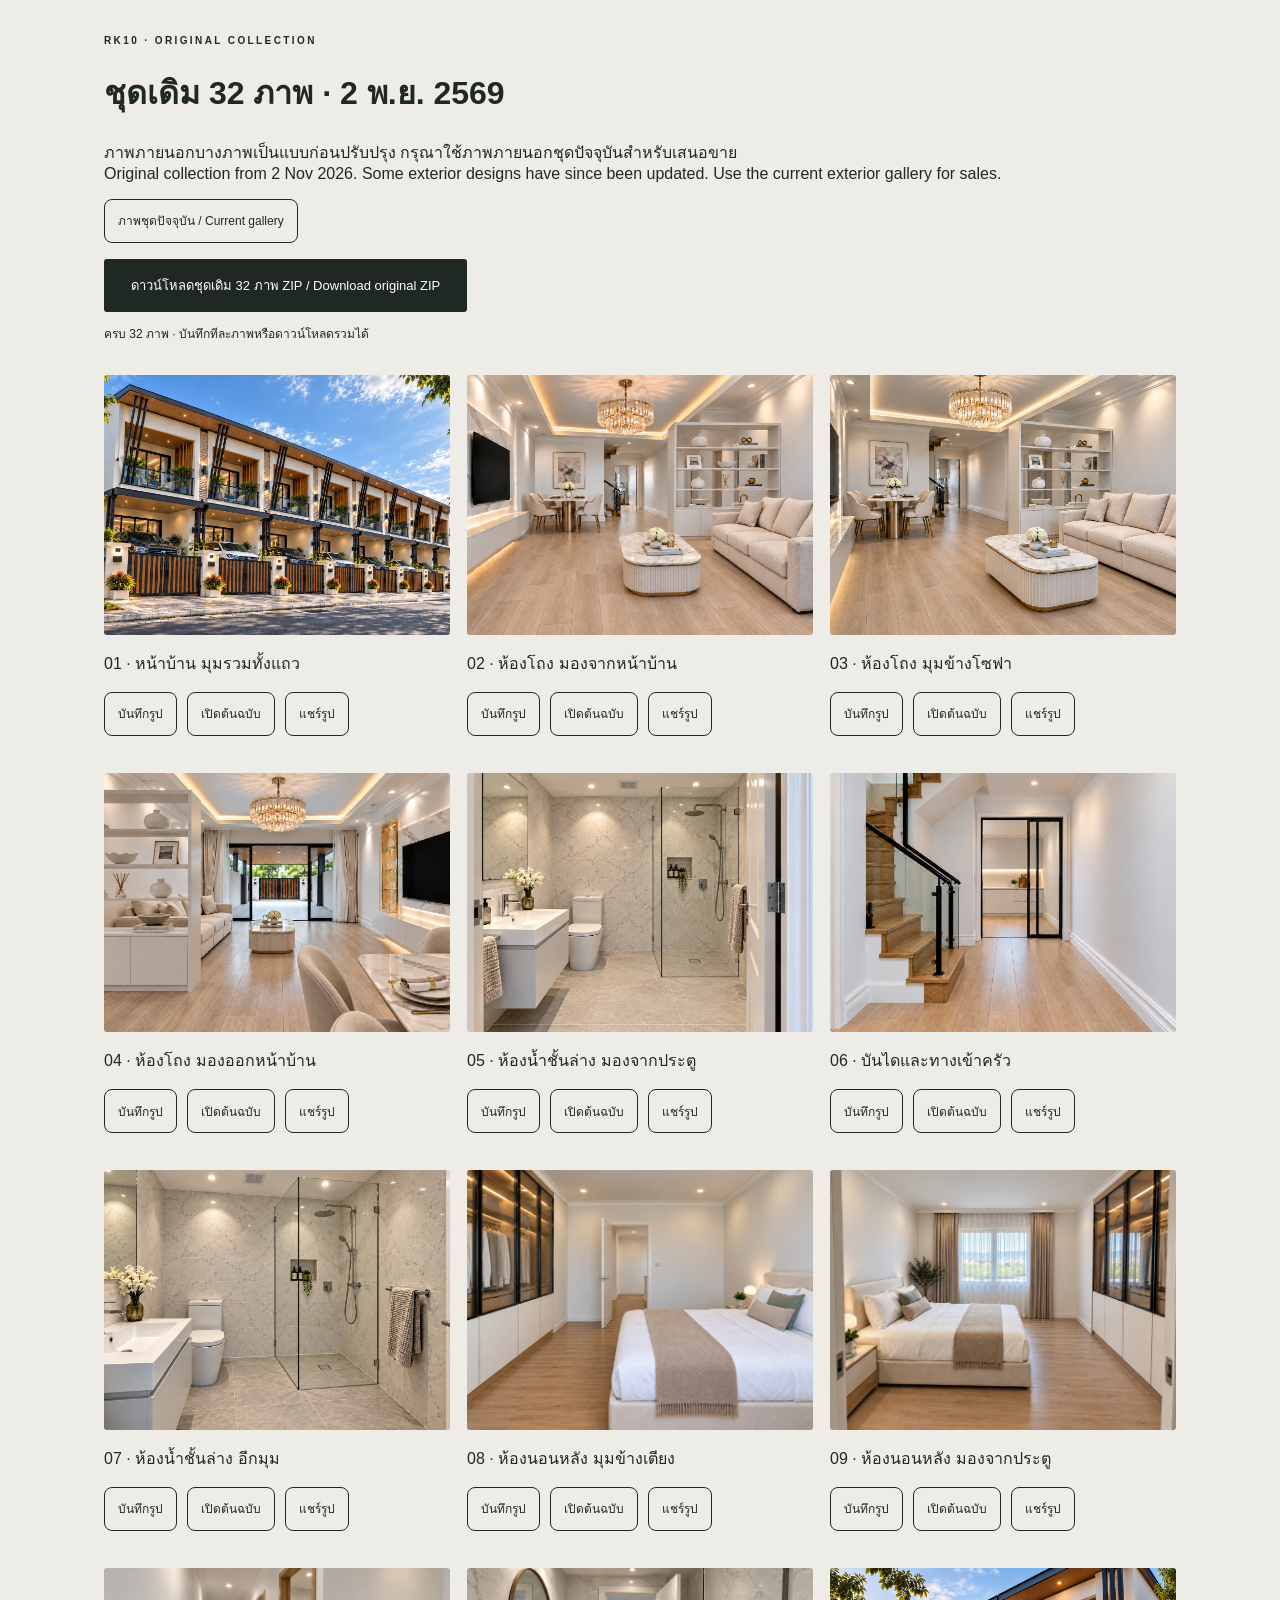
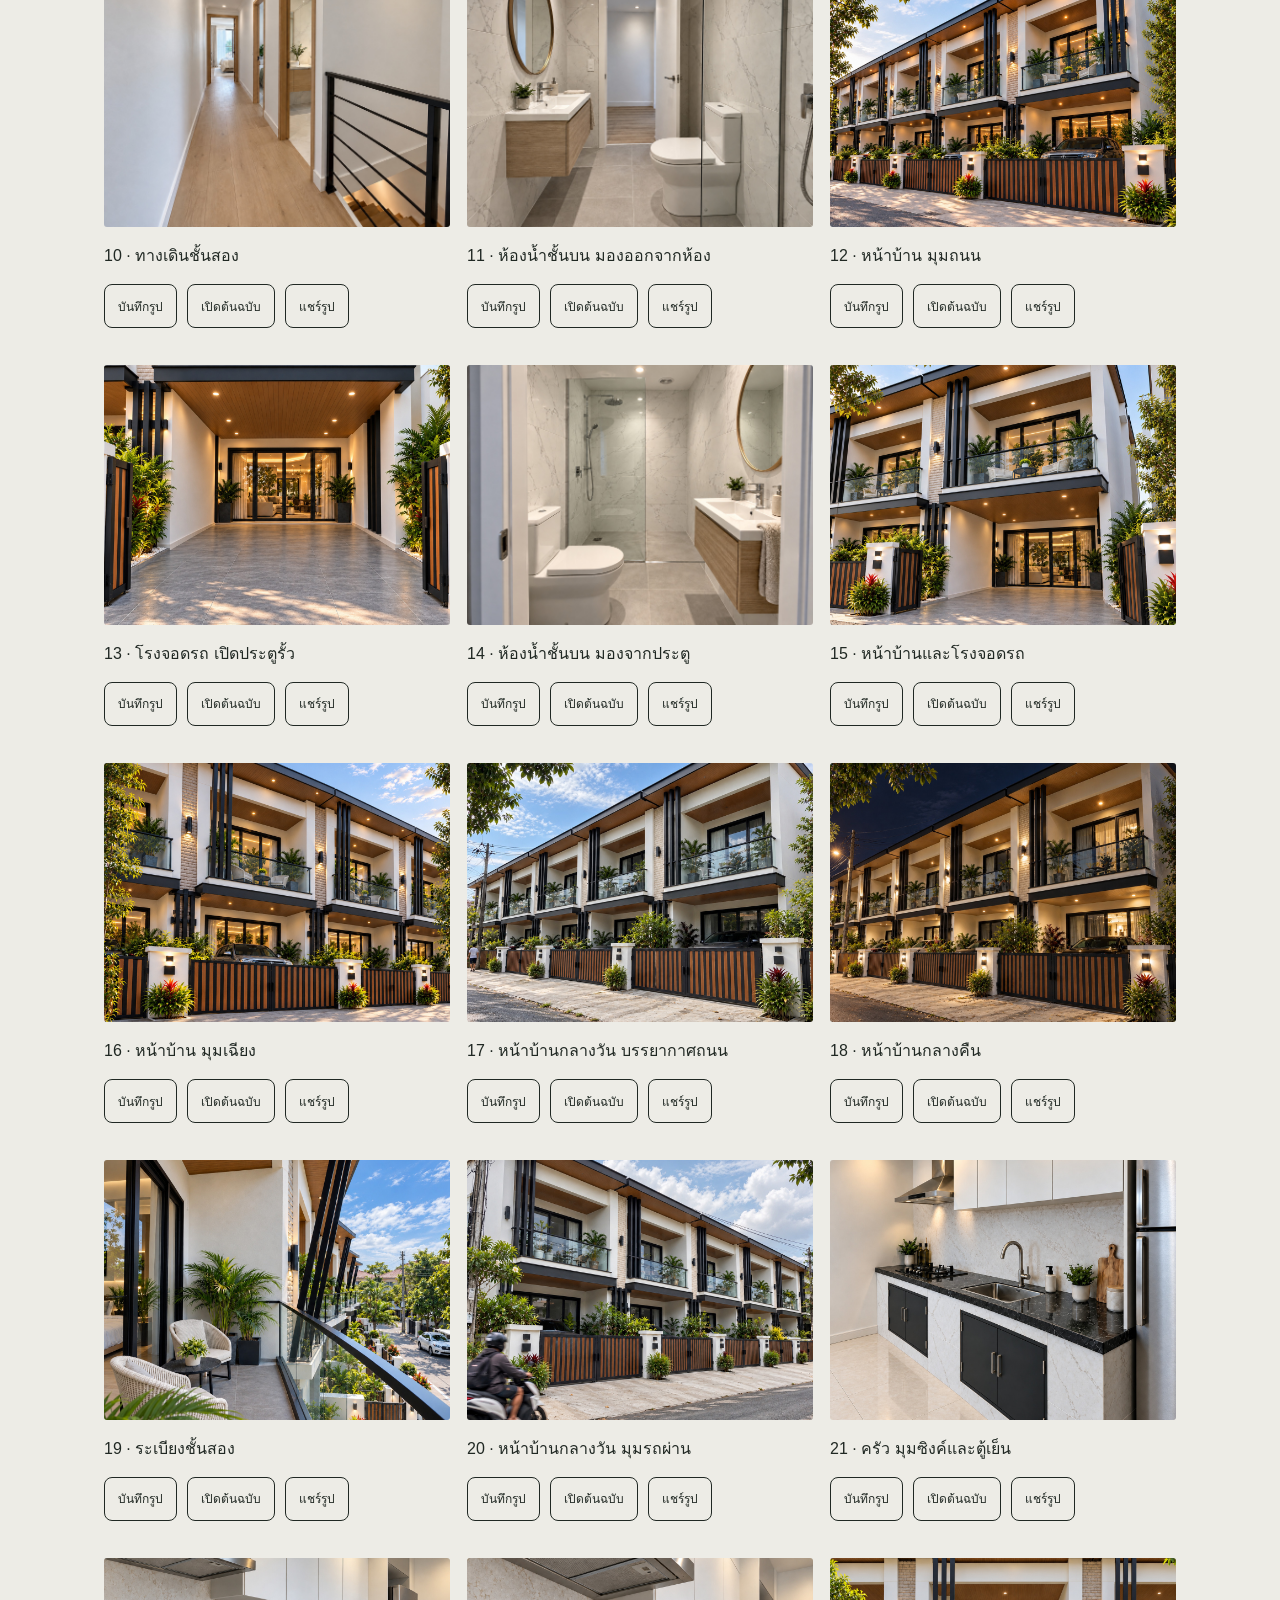
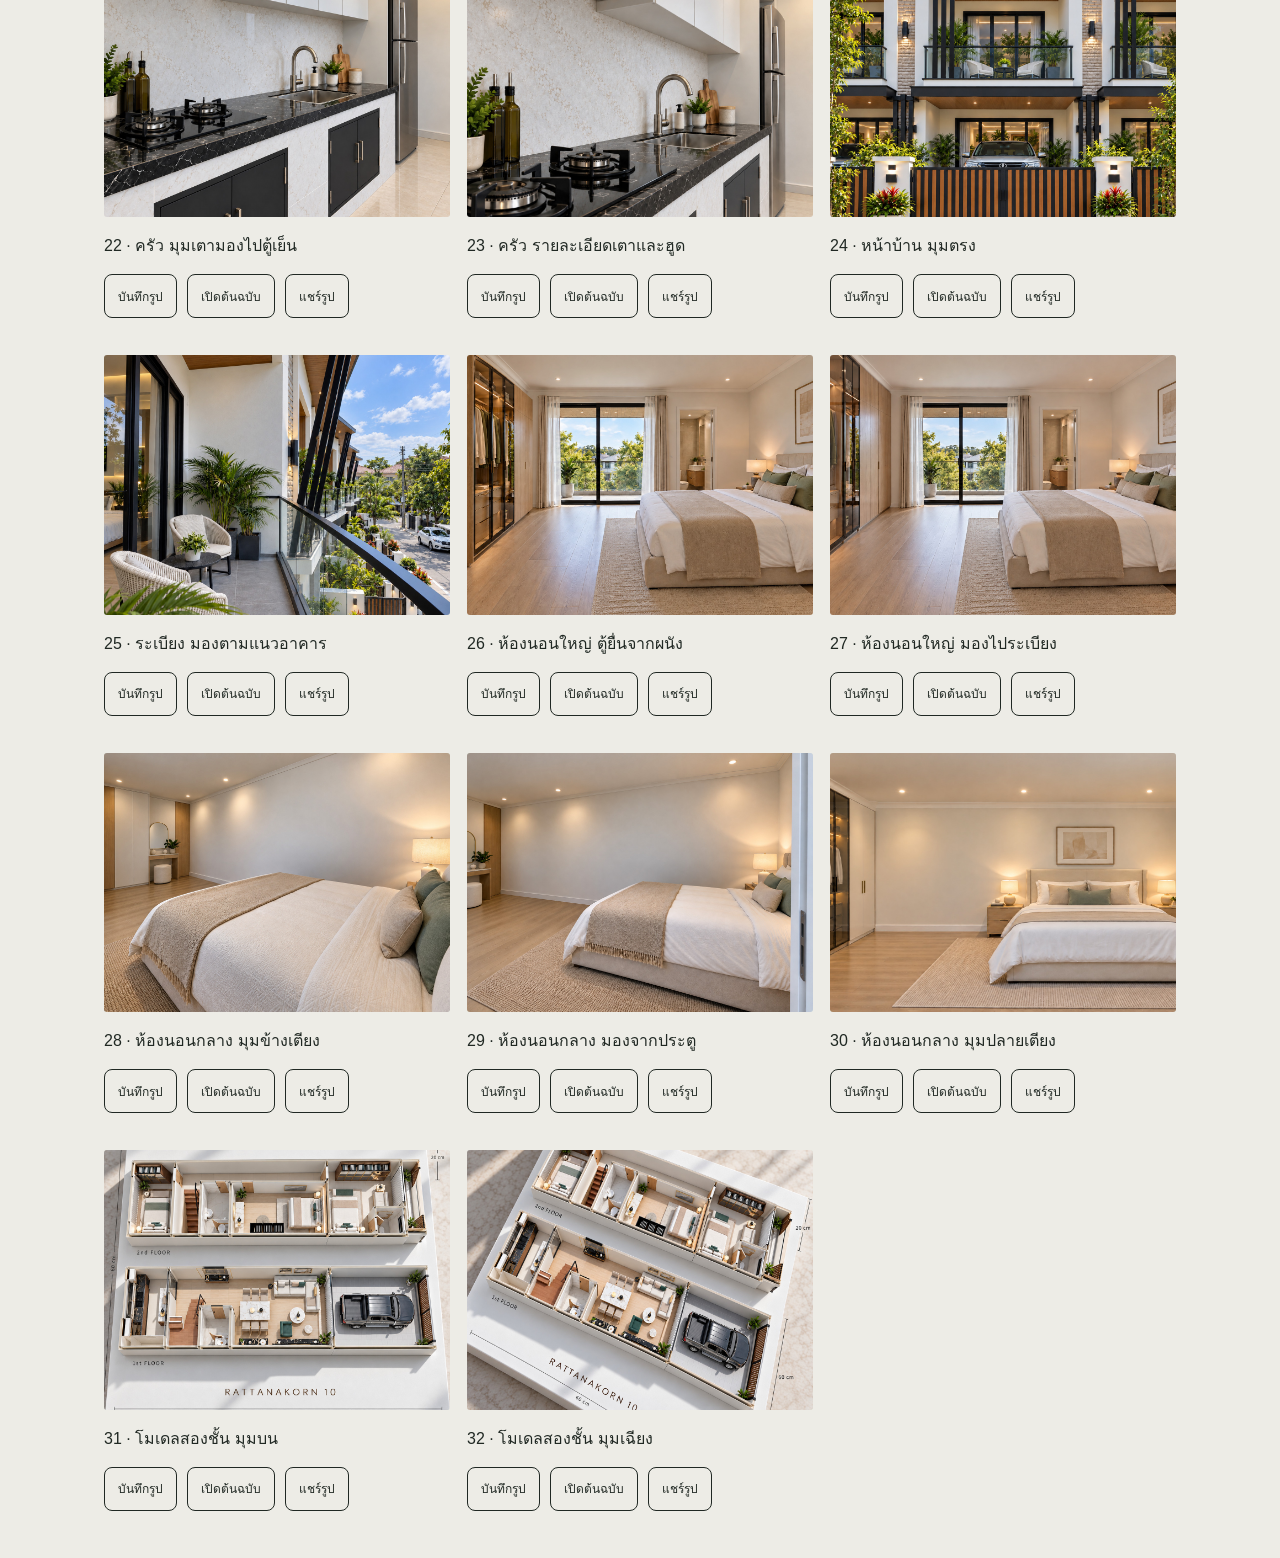
<file: archive.html>
<!doctype html><html lang="th"><head><meta charset="utf-8"><meta name="viewport" content="width=device-width,initial-scale=1"><meta name="robots" content="noindex"><title>RK10 · ชุดเดิม 32 ภาพ · 2 พ.ย. 2569</title><link rel="stylesheet" href="experience.css?v=media-20261110"></head><body><main class="archive"><p class="eyebrow">RK10 · ORIGINAL COLLECTION</p><h1>ชุดเดิม 32 ภาพ · 2 พ.ย. 2569</h1><p>ภาพภายนอกบางภาพเป็นแบบก่อนปรับปรุง กรุณาใช้ภาพภายนอกชุดปัจจุบันสำหรับเสนอขาย<br>Original collection from 2 Nov 2026. Some exterior designs have since been updated. Use the current exterior gallery for sales.</p><p><a class="media-link" href="./">ภาพชุดปัจจุบัน / Current gallery</a></p><button id="download-archive" class="button dark" type="button" disabled>ดาวน์โหลดชุดเดิม 32 ภาพ ZIP / Download original ZIP</button><p id="media-status" role="status" aria-live="polite">กำลังโหลดรายการภาพ… / Loading…</p><div id="archive-grid" class="photo-grid"></div></main><script src="media.js?v=media-20261110" defer></script><script src="archive.js?v=media-20261110" defer></script></body></html>
</file>
<file: experience.css>
:root{--paper:#edece6;--ink:#202823;--muted:#687168;--line:#cdd1c6;--accent:#53684c;--font:'DM Sans','Noto Sans Thai',sans-serif;color-scheme:light}*{box-sizing:border-box}html{scroll-behavior:smooth}body{margin:0;background:var(--paper);color:var(--ink);font-family:var(--font);-webkit-font-smoothing:antialiased}button,input{font:inherit}button{cursor:pointer}button,a,input{outline-offset:5px;-webkit-tap-highlight-color:transparent}button:focus-visible,a:focus-visible,input:focus-visible{outline:2px solid #9eae78}[hidden]{display:none!important}a{color:inherit}img{max-width:100%;display:block}.topbar{height:96px;position:absolute;z-index:10;top:0;left:0;right:0;padding:24px 4.5%;display:flex;justify-content:space-between;align-items:center}.brand{display:inline-flex;align-items:baseline;gap:1px;font-size:27px;line-height:1;font-weight:700;text-decoration:none;letter-spacing:-1.5px}.brand>span{font-weight:400;color:var(--accent)}.brand small{font-size:8px;letter-spacing:1.6px;font-weight:500;margin-left:14px;max-width:65px;line-height:1.5}.language{display:flex;align-items:center;gap:8px;font-size:11px;letter-spacing:1px}.language button{border:0;background:none;padding:9px 5px;color:inherit;font-size:11px;opacity:.45}.language button[aria-pressed=true]{opacity:1;font-weight:700}.language>span{opacity:.3}.screen{min-height:100svh}.welcome{padding:125px 4.5% 30px;display:flex;flex-direction:column;align-items:center}.intro-copy{text-align:center}.eyebrow{font-size:10px;font-weight:600;letter-spacing:2.4px;margin:0 0 17px}.greeting{font-weight:300;line-height:1.03;letter-spacing:-3px;display:flex;gap:26px;justify-content:center;align-items:baseline;margin:0 0 20px;font-size:clamp(44px,6vw,88px)}.greeting em{font-weight:400;font-style:normal;font-family:Georgia,serif;color:var(--accent)}.project-name{font-size:clamp(18px,2.1vw,26px);margin:0 0 10px;font-weight:500;letter-spacing:-.4px}.project-name span{font-weight:400;margin-left:7px}.tagline{margin:0;line-height:1.7;font-size:14px;color:var(--muted)}.tagline span{display:block}.tagline span[lang=en]{font-size:12px;letter-spacing:.3px}.welcome-photo{width:100%;max-width:1480px;margin:30px 0 0}.welcome-photo img{width:100%;height:auto;aspect-ratio:3/1;object-fit:contain;border-radius:3px}.welcome-photo figcaption{display:flex;justify-content:space-between;font-size:8px;letter-spacing:1.7px;padding-top:10px;color:var(--muted)}.welcome-footer{display:grid;grid-template-columns:1fr auto 1fr;align-items:center;width:100%;max-width:1480px;gap:24px;margin:27px 0 0}.step-label,.footer-note{font-size:10px;color:var(--muted)}.footer-note{text-align:right}.button{border:0;border-radius:3px;display:inline-flex;align-items:center;justify-content:space-between;gap:35px;padding:16px 27px;min-height:52px;transition:background .2s,transform .2s;font-size:13px;font-weight:500;text-decoration:none}.button.dark{background:var(--ink);color:#fff}.button.dark:hover{background:#3e503e;transform:translateY(-1px)}.button>span:last-child{font-size:19px}.reveal{opacity:0;transform:translateY(22px);animation:arrive .9s cubic-bezier(.2,.7,.2,1) forwards}.r0{animation-delay:.1s}.r1{animation-delay:.25s}.r2{animation-delay:.65s}.r3{animation-delay:1.1s}.r4{animation-delay:1.5s}@keyframes arrive{to{opacity:1;transform:translateY(0)}}
.registration{position:relative;padding:145px 6% 90px;color:#fff;display:flex;align-items:center;overflow:hidden;background:#29352c}.backdrops,.backdrop,.backdrop-shade{position:absolute;inset:0}.backdrop{background-position:center;background-size:cover;opacity:0;transition:opacity 3s ease;transform:scale(1.025)}.backdrop.active{opacity:1;animation:slowPan 18s ease-out both}.backdrop-shade{background:linear-gradient(90deg,rgba(15,24,19,.72),rgba(15,24,19,.42))}@keyframes slowPan{to{transform:scale(1.08)}}.back-button{position:absolute;top:110px;left:6%;z-index:2;border:0;background:none;color:inherit;padding:8px 0;font-size:12px;display:flex;gap:13px}.form-shell{position:relative;z-index:1;width:100%;max-width:1160px;margin:auto;display:grid;grid-template-columns:1fr 1fr;gap:9%;align-items:center}.form-intro .eyebrow{opacity:.75}.form-intro h1{font-size:clamp(30px,3.8vw,53px);font-weight:400;line-height:1.5;letter-spacing:-1px;margin:0 0 25px;white-space:pre-line}.form-intro>p:not(.eyebrow){font-size:14px;line-height:1.9;max-width:420px;color:#e2e5df}.form-intro .translation{font-family:Georgia,serif;font-style:italic;font-size:20px!important;margin-top:30px}.agent-form{background:rgba(249,249,243,.97);color:var(--ink);padding:38px;border-radius:5px;box-shadow:0 24px 80px #0002}.form-counter{display:block;font-size:9px;letter-spacing:2px;color:var(--muted);margin-bottom:29px}.agent-form label{display:block;font-size:12px;margin:0 0 9px}.agent-form input{width:100%;min-width:0;border:0;border-bottom:1px solid #b8c0b3;background:transparent;color:var(--ink);border-radius:0;padding:10px 0 13px;font-size:15px;min-height:45px}.agent-form input:focus{outline:0;border-bottom:2px solid var(--accent)}.agent-form input::placeholder{color:#93998f;font-size:13px}.field-row{display:grid;grid-template-columns:1fr 1fr;gap:22px;margin-top:27px}.confirm{width:100%;margin-top:8px}.form-footnote{text-align:center;font-size:10px;color:var(--muted);margin:17px 0 0;line-height:1.7}.form-error{font-size:11px;color:#a13c34;min-height:20px;margin:15px 0 0}.scene-label{position:absolute;z-index:1;left:6%;right:6%;bottom:30px;display:flex;justify-content:space-between;font-size:9px;letter-spacing:2px}body.on-registration .topbar{color:#fff}body.on-registration .brand>span{color:#d1ddc3}
.collection{padding-top:115px}.success{text-align:center;max-width:820px;padding:25px 25px 55px;margin:0 auto}.success-mark{border:1px solid #a5b19b;border-radius:50%;color:var(--accent);width:43px;height:43px;display:grid;place-items:center;margin:25px auto 21px}.success h1{font-size:clamp(28px,4vw,49px);font-weight:400;line-height:1.5;letter-spacing:-1px;margin:0 0 16px;white-space:pre-line}.success-copy{font-size:14px;color:var(--muted);line-height:1.9;margin:0 auto 26px;white-space:pre-line}.copy-box{display:flex;background:#f8f8f2;border:1px solid var(--line);padding:6px;max-width:640px;margin:auto;gap:8px;border-radius:4px}.copy-box input{width:100%;min-width:0;border:0;background:transparent;color:var(--muted);padding:9px 12px;font-size:12px;text-overflow:ellipsis}.copy-box .button{white-space:nowrap;gap:15px;padding:12px 19px;min-height:46px}.copy-feedback{font-size:12px;color:var(--accent);min-height:21px;margin:9px 0 0}.text-button{font-size:11px;color:var(--muted);border:0;border-bottom:1px solid #b3bca9;background:none;padding:4px 0}.scroll-cue{display:flex;flex-direction:column;align-items:center;gap:12px;text-decoration:none;font-size:11px;color:var(--muted);margin-top:32px}.scroll-cue>span:last-child{font-size:22px}.customer-intro{text-align:center;padding:45px 20px 65px}.customer-intro h1{font-family:Georgia,serif;font-weight:400;font-size:clamp(38px,6vw,80px);letter-spacing:-2px;margin:0 0 20px}.customer-tagline{color:var(--muted);font-size:16px}.section-wrap{max-width:1440px;margin:0 auto;padding:55px 4.5%;scroll-margin-top:24px}.section-heading{display:flex;justify-content:space-between;align-items:end;gap:20px;margin-bottom:28px}.section-heading h2{font-size:clamp(23px,3vw,37px);font-weight:400;margin:0;line-height:1.5;letter-spacing:-.6px}.section-heading .eyebrow{font-size:9px;margin-bottom:10px;color:var(--accent)}.section-number{color:var(--muted);font-size:10px;letter-spacing:1px;white-space:nowrap;padding-bottom:8px}.row-photo{margin:0}.row-photo>img{width:100%;height:auto;border-radius:3px;aspect-ratio:3/1;object-fit:contain}.legend{display:flex;flex-wrap:wrap;align-items:center;gap:18px;padding-top:15px;font-size:10px;color:var(--muted);text-align:left}.legend>span{display:flex;align-items:center;gap:6px}.legend>small{font-size:9px;margin-left:auto}.lamp{display:inline-block;flex:none;width:8px;height:8px;border-radius:50%;background:var(--lamp);box-shadow:0 0 8px color-mix(in srgb,var(--lamp) 30%,transparent)}.free{--lamp:#3c8d55}.reserved,.sold{--lamp:#c64a43}.pending,.hold{--lamp:#c9a735}.units{display:grid;grid-template-columns:repeat(7,minmax(0,1fr));gap:11px;margin-top:28px}.unit{border:1px solid #d2d7cc;border-radius:3px;overflow:hidden;background:#f6f6f0}.unit-photo{aspect-ratio:1/1.15;background-image:url('renders/exterior-approved/front.jpg');background-size:700% 100%;background-repeat:no-repeat}.unit-body{padding:13px 11px}.unit small{display:block;font-size:9px;color:var(--muted);margin-bottom:5px}.unit h3{font-size:17px;font-weight:500;margin:0 0 9px;letter-spacing:-.3px}.unit-state{display:flex;align-items:center;gap:7px;font-size:10px}.status-date{font-size:10px;color:var(--muted);margin-top:16px}.photos{border-top:1px solid var(--line);margin-top:20px}.photo-grid{display:grid;grid-template-columns:repeat(3,minmax(0,1fr));gap:25px 17px}.photo-card{border:0;background:none;text-align:left;padding:0;color:inherit;font:inherit;cursor:zoom-in}.photo-card img{width:100%;aspect-ratio:4/3;object-fit:cover;border-radius:3px;background:#dfe4d9;transition:filter .3s}.photo-card:first-child{grid-column:1/-1}.photo-card:first-child img{aspect-ratio:3/1;object-fit:contain}.photo-card:hover img{filter:brightness(1.035)}.photo-caption{display:flex;justify-content:space-between;gap:10px;padding-top:11px;font-size:11px}.photo-caption small{color:var(--muted);font-size:9px}.page-footer{max-width:1440px;margin:15px auto 0;border-top:1px solid var(--line);padding:35px 4.5% 125px;display:flex;align-items:center;gap:24px}.page-footer p{font-size:8px;letter-spacing:1px;color:var(--muted)}.page-footer p:last-child{margin-left:auto;letter-spacing:0}.advisor{position:fixed;z-index:15;bottom:0;left:0;right:0;padding:14px max(4.5%,env(safe-area-inset-right)) calc(14px + env(safe-area-inset-bottom));display:flex;align-items:center;gap:20px;background:rgba(248,248,242,.97);border-top:1px solid var(--line);backdrop-filter:blur(12px)}.advisor>div{margin-right:auto}.advisor small{display:block;font-size:9px;color:var(--muted);margin-bottom:3px}.advisor strong{font-size:14px;font-weight:500}.contact-link{font-size:12px;text-decoration:none;padding:10px 13px;border:1px solid #b8c3af;border-radius:3px}.contact-link.line{background:#466442;color:white;border-color:#466442}.sr-only{position:absolute;width:1px;height:1px;padding:0;margin:-1px;overflow:hidden;clip:rect(0,0,0,0);white-space:nowrap;border:0}.lightbox{border:0;padding:40px 65px;background:#151c18;color:white;width:96vw;max-width:1500px;height:94svh;max-height:100svh}.lightbox::backdrop{background:#0b120deb}.lightbox[open]{display:grid;place-items:center}.lightbox figure{margin:0;max-height:100%;min-width:0;width:100%;display:flex;flex-direction:column;align-items:center}.lightbox figure img{max-height:76svh;object-fit:contain;width:auto;max-width:100%}.lightbox figcaption{font-size:12px;text-align:center;color:#d9ded5;margin-top:18px}.lightbox-close,.lightbox-nav{position:absolute;background:none;border:0;color:#fff;padding:12px;font-size:25px}.lightbox-close{top:5px;right:12px;font-size:32px}.lightbox-nav{top:46%}.previous{left:10px}.following{right:10px}
@media(max-width:800px){.topbar{height:80px;padding:20px 5%}.brand{font-size:24px}.welcome{padding:125px 5% 35px;justify-content:center}.greeting{font-size:58px;gap:18px;letter-spacing:-2px}.project-name{font-size:21px}.project-name span{display:block;margin:8px 0 0;font-size:19px}.welcome-photo{margin-top:35px;width:calc(100% + 10vw);max-width:none}.welcome-photo img{border-radius:0}.welcome-photo figcaption{padding:9px 5% 0;letter-spacing:.8px;font-size:7px}.welcome-footer{grid-template-columns:1fr auto;margin-top:32px;gap:14px}.footer-note{display:none}.registration{padding:155px 6% 85px;align-items:start}.back-button{top:93px}.form-shell{grid-template-columns:1fr;gap:26px;max-width:550px}.form-intro h1{font-size:32px;line-height:1.45;margin-bottom:15px}.form-intro>p:not(.eyebrow){font-size:12px;margin:0;max-width:100%}.form-intro .translation{display:none}.form-intro .eyebrow{font-size:8px}.agent-form{padding:28px}.form-counter{margin-bottom:20px}.scene-label{font-size:8px;bottom:22px}.collection{padding-top:95px}.success{padding-top:25px}.units{grid-template-columns:repeat(4,minmax(0,1fr));gap:12px}.unit-photo{aspect-ratio:1/1}.photo-grid{grid-template-columns:repeat(2,minmax(0,1fr));gap:23px 13px}.section-wrap{padding:40px 5%}.legend>small{width:100%;margin-left:0}.legend{gap:14px}.advisor{padding:10px 4% calc(10px + env(safe-area-inset-bottom));gap:8px}.advisor strong{font-size:12px}.contact-link{padding:9px 10px;font-size:10px}.page-footer{flex-wrap:wrap;padding-bottom:130px;gap:15px}.page-footer p:last-child{flex-basis:100%;margin:0}.copy-box .button{padding:12px;gap:9px}}
@media(max-width:420px){.greeting{font-size:51px}.tagline{font-size:12px}.tagline span[lang=en]{font-size:10px}.eyebrow{font-size:8px}.units{grid-template-columns:repeat(2,minmax(0,1fr))}.unit-photo{aspect-ratio:1.35/1}.unit-body{padding:13px}.unit h3{font-size:20px}.field-row{grid-template-columns:1fr;gap:25px}.agent-form{padding:26px 22px}.form-intro h1{font-size:28px}.advisor{flex-wrap:wrap}.advisor>div{flex-basis:100%;display:flex;align-items:center;gap:9px}.advisor small{margin:0}.advisor .contact-link{flex:1;text-align:center}.copy-box{flex-wrap:wrap}.copy-box input{flex-basis:100%;padding:12px}.copy-box .button{width:100%;justify-content:center}.lightbox{width:100vw;padding:45px 35px;height:90svh}.lightbox-nav{font-size:19px;padding:8px}.previous{left:1px}.following{right:1px}.success h1{font-size:29px}.success-copy{font-size:12px}.photo-caption{font-size:10px;line-height:1.7}.photo-caption small{display:none}.section-number{font-size:8px}.section-heading h2{font-size:24px}.page-footer{padding-bottom:170px}}
@media(prefers-reduced-motion:reduce){html{scroll-behavior:auto}*,*::before,*::after{animation:none!important;transition:none!important}.reveal{opacity:1;transform:none}.backdrop{transform:none}}
.unit-photo{background-size:700% auto;aspect-ratio:3/7}.agent-form input{font-size:16px}@media(max-width:800px){.unit-photo{aspect-ratio:3/5}}@media(max-width:420px){.unit-photo{aspect-ratio:3/4}}
@media(min-width:801px) and (max-height:800px){.welcome{padding-top:95px;padding-bottom:20px}.welcome .greeting{font-size:60px;margin-bottom:16px}.welcome .project-name{font-size:22px;margin-bottom:8px}.welcome .tagline{font-size:12px}.welcome .tagline span[lang=en]{font-size:10px}.welcome-photo{margin-top:20px}.welcome-photo img{max-height:calc(100svh - 425px)}.welcome-footer{margin-top:20px}}

.step-label{white-space:pre-line;line-height:1.8;max-width:300px;font-size:11px}@media(max-width:420px){.step-label{max-width:220px;font-size:10px}}

/* Expressive welcome: slow photographic crossfades, bold type and lime highlights. */
body.on-welcome{background:#111f19}.on-welcome .topbar{color:#fff}.on-welcome .brand>span{color:#d6f675}
.welcome{position:relative;isolation:isolate;overflow:hidden;background:#12251d;color:#fff;padding-top:112px;padding-bottom:28px;justify-content:center}
.welcome-atmosphere,.welcome-bg,.welcome-tint{position:absolute;inset:0;z-index:-3}
.welcome-bg{background-size:cover;background-position:center;filter:blur(16px) saturate(.8);transform:scale(1.08);opacity:0;transition:opacity 3.2s ease}
.welcome-bg.active{opacity:1}.welcome-tint{z-index:-2;background:linear-gradient(180deg,rgba(6,21,15,.86),rgba(6,21,15,.48) 50%,rgba(6,21,15,.91)),radial-gradient(ellipse at 10% 0%,#c6ff4744,transparent 65%)}
.welcome .intro-copy{position:relative;z-index:1}.welcome .eyebrow{display:inline-block;color:#d9f694;border:1px solid #d9f69466;border-radius:30px;padding:7px 14px;margin-bottom:18px;font-size:9px;letter-spacing:2px}
.welcome .greeting{font-weight:600;font-size:clamp(66px,7.5vw,108px);letter-spacing:-4px;line-height:1.1;margin-bottom:12px;text-shadow:0 3px 35px #0005}
.welcome .greeting em{color:#d6f675;font-family:var(--font);font-weight:600;font-style:italic;letter-spacing:-6px}
.welcome .project-name{font-size:clamp(24px,2.8vw,37px);font-weight:600;letter-spacing:-.8px;color:#fff;margin-bottom:7px}
.welcome .project-name span{font-weight:500;color:#e2e9de}.welcome .tagline{font-size:16px;font-weight:500;color:#fff;line-height:1.65}.welcome .tagline span[lang=en]{color:#cbd5cb;font-size:12px}
.welcome-photo{position:relative;z-index:1;max-width:1290px;margin-top:25px}.welcome-frame{position:relative;height:clamp(200px,33svh,365px);overflow:hidden;border-radius:13px;border:1px solid #ffffff59;background:#10201888;box-shadow:0 15px 65px #0005;backdrop-filter:blur(9px)}
.welcome-photo .welcome-slide{position:absolute;inset:0;width:100%;height:100%;max-height:none;object-fit:contain;opacity:0;transition:opacity 3.2s ease;transform:none;border-radius:0}
.welcome-photo .welcome-slide.active{opacity:1}.welcome-photo figcaption{padding:12px 4px 0;color:#d2dcd0;font-size:9px;letter-spacing:1.7px}.welcome-photo figcaption b{color:#d6f675;font-size:12px}
.welcome-footer{position:relative;z-index:1;max-width:1290px;margin-top:23px}.welcome .step-label,.welcome .footer-note{color:#e4eadf;font-size:11px}.welcome .step-label{font-weight:500;line-height:1.7}
.welcome .button.dark{background:#d6f675;color:#132316;border-radius:40px;min-width:170px;min-height:57px;padding:11px 14px 11px 27px;box-shadow:0 5px 28px #c6ff4726;font-size:15px;font-weight:700}
.welcome .button.dark>span:last-child{display:grid;place-items:center;background:#17281d;color:#d6f675;border-radius:50%;width:35px;height:35px}
.welcome .button.dark:hover{background:#e7ffac;transform:translateY(-3px)}
@media(min-width:801px) and (max-height:800px){.welcome{padding-top:88px;padding-bottom:17px}.welcome .greeting{font-size:70px;line-height:1.05;margin-bottom:9px}.welcome .eyebrow{margin-bottom:10px;padding:5px 12px}.welcome .project-name{font-size:27px}.welcome .tagline{font-size:13px}.welcome .tagline span[lang=en]{font-size:10px}.welcome-photo{margin-top:17px}.welcome-frame{height:calc(100svh - 405px);min-height:180px}.welcome-footer{margin-top:17px}.welcome .button.dark{min-height:51px}}
@media(max-width:800px){.welcome{padding:110px 5% 30px}.welcome .greeting{font-size:67px;gap:18px;letter-spacing:-3px}.welcome .greeting em{letter-spacing:-4px}.welcome .project-name{font-size:26px}.welcome .project-name span{font-size:23px;margin-top:3px}.welcome .tagline{font-size:14px}.welcome .tagline span[lang=en]{font-size:11px}.welcome-photo{width:100%;margin-top:27px}.welcome-frame{height:31svh;min-height:185px;max-height:310px}.welcome-photo figcaption{padding:12px 1px 0;font-size:7px;letter-spacing:.8px}.welcome-footer{margin-top:24px;align-items:center}.welcome .step-label{font-size:10px;max-width:190px}.welcome .button.dark{min-width:134px;padding-left:21px;gap:18px}.welcome .eyebrow{font-size:8px;letter-spacing:1.3px}}
@media(max-width:420px){.welcome .greeting{font-size:59px;gap:15px}.welcome .project-name{font-size:24px}.welcome .project-name span{font-size:21px}.welcome .tagline{font-size:12px}.welcome .tagline span[lang=en]{font-size:10px}.welcome .step-label{max-width:175px;font-size:9px}.welcome .button.dark{min-width:125px;font-size:13px;padding-left:18px;gap:13px}.welcome-frame{height:27svh}.welcome .eyebrow{margin-bottom:16px}}
@media(prefers-reduced-motion:reduce){.welcome-bg,.welcome-slide{transition:none!important}}

@media(min-width:801px) and (max-height:800px){.welcome-frame{height:calc(100svh - 445px);min-height:160px}}

/* Full-bleed photography; only the peripheral foliage moves in the breeze. */
.welcome{min-height:100svh;padding:120px 5% 140px;justify-content:center}
.welcome-bg{filter:none;transform:none;background-size:cover;background-position:center 53%}
.welcome-tint{background:linear-gradient(180deg,rgba(5,16,11,.55),rgba(5,16,11,.48) 35%,rgba(5,16,11,.5) 65%,rgba(5,16,11,.82))}
.welcome .intro-copy{max-width:1100px;margin:0 auto;position:relative;z-index:2}
.welcome .eyebrow{background:#1b2a1f66;backdrop-filter:blur(5px)}
.welcome .greeting{font-size:clamp(75px,8.5vw,130px);line-height:1.16;text-shadow:0 4px 36px #0008;letter-spacing:-4px;margin-bottom:20px}
.welcome .project-name{font-size:clamp(27px,3vw,42px);text-shadow:0 2px 22px #0009}
.welcome .tagline{font-size:18px;text-shadow:0 2px 15px #000b}.welcome .tagline span[lang=en]{font-size:14px;color:#fff}
.welcome-photo{display:none}.welcome-footer{position:absolute;left:5%;right:5%;bottom:32px;width:auto;max-width:none;margin:0;z-index:3}
.welcome .step-label,.welcome .footer-note{color:#fff;text-shadow:0 2px 12px #000c}
.breeze{position:absolute;pointer-events:none;z-index:1;width:250px;height:340px;opacity:.42;filter:blur(.8px);transform-origin:10% 90%;animation:branch-breeze 8s ease-in-out infinite;--mirror:1}
.breeze svg{width:100%;height:100%;overflow:visible}.breeze-left{left:-105px;top:6%}.breeze-right{right:-105px;top:0;--mirror:-1;animation-duration:9.3s;animation-delay:-3s;transform-origin:10% 90%}
.leaf{transform-box:fill-box;transform-origin:12% 90%;animation:leaf-breeze 5.5s ease-in-out infinite}.lb{animation-delay:-2s;animation-duration:6.3s}.lc{animation-delay:-4s;animation-duration:7.2s}
@keyframes branch-breeze{0%,100%{transform:scaleX(var(--mirror)) rotate(-1.2deg)}50%{transform:scaleX(var(--mirror)) rotate(1.8deg)}}
@keyframes leaf-breeze{0%,100%{transform:rotate(-1deg)}50%{transform:rotate(2.5deg)}}
@media(min-width:801px) and (max-height:800px){.welcome{padding:105px 5% 125px}.welcome .greeting{font-size:88px;margin-bottom:15px}.welcome .project-name{font-size:32px}.welcome .tagline{font-size:15px}.welcome .tagline span[lang=en]{font-size:12px}.welcome-footer{bottom:25px}}
@media(max-width:800px){.welcome{padding:120px 5% 155px}.welcome .greeting{font-size:72px;gap:18px;letter-spacing:-3px}.welcome .greeting em{letter-spacing:-4px}.welcome .project-name{font-size:30px}.welcome .project-name span{font-size:26px;margin-top:7px}.welcome .tagline{font-size:15px;margin-top:15px}.welcome .tagline span[lang=en]{font-size:11px;margin-top:4px}.welcome-footer{bottom:28px;left:5%;right:5%}.breeze{width:190px;height:270px;opacity:.32}.breeze-left{left:-100px;top:9%}.breeze-right{right:-115px;top:4%}.welcome .step-label{font-size:10px}}
@media(max-width:420px){.welcome .greeting{font-size:61px;gap:14px}.welcome .project-name{font-size:27px}.welcome .project-name span{font-size:23px}.welcome .tagline{font-size:13px}.welcome .tagline span[lang=en]{font-size:10px}.welcome .step-label{font-size:9px;max-width:175px}.welcome-footer{bottom:24px}.welcome .eyebrow{margin-bottom:24px}}
@media(prefers-reduced-motion:reduce){.breeze,.leaf{animation:none!important}.breeze-right{transform:scaleX(-1)}}

.breeze{opacity:.2;filter:blur(2px);width:190px;height:285px}.breeze-left{left:-125px;top:7%}.breeze-right{right:-140px;top:3%}@media(max-width:800px){.breeze{opacity:.17;width:155px;height:235px}.breeze-left{left:-112px}.breeze-right{right:-125px}}


/* Shared media actions and sales information. */
.customer-offers{display:block!important}.is-customer .agent-only{display:none}.media-toolbar,.photo-actions{display:flex;flex-wrap:wrap;gap:10px;align-items:center}.media-toolbar{margin:20px 0}.media-help,#media-status{font-size:12px;line-height:1.8}.media-link,.photo-actions a,.photo-actions button{display:inline-flex;justify-content:center;align-items:center;min-height:44px;padding:9px 13px;border:1px solid currentColor;border-radius:8px;background:transparent;color:inherit;text-decoration:none;font:inherit;font-size:12px}.photo-actions{margin:12px 0}.photo-actions button{cursor:pointer}.photo-preview{display:block;width:100%;padding:0;border:0;background:transparent;color:inherit;text-align:left;cursor:zoom-in;font:inherit}.unit-price{font-size:12px;font-weight:600;margin:8px 0 12px}.lightbox{overflow:auto}.lightbox figure img{max-height:62svh}.lightbox .photo-actions{justify-content:center}.model-section iframe{width:100%;height:580px;border:1px solid #a4be7340;border-radius:18px;background:#dbe5eb}.model-section>p{font-size:12px;line-height:1.8}.photo-card img,.lightbox img{-webkit-touch-callout:default;user-select:auto}.archive{max-width:1200px;margin:auto;padding:35px 5%}.archive .photo-grid{margin-top:30px}.archive .photo-card:first-child{grid-column:auto}.archive .photo-card:first-child img{aspect-ratio:4/3;object-fit:cover}@media(max-width:600px){.photo-actions{gap:6px}.photo-actions a,.photo-actions button{font-size:11px;padding:8px;flex:1}.model-section iframe{height:450px}.unit-price{font-size:13px}.lightbox figure img{max-height:55svh}.lightbox{padding-bottom:30px}.media-toolbar .button{width:100%;justify-content:center}}

/* One public entry, with agent tools on demand. */
.agent-entry{border:1px solid currentColor;border-radius:24px;background:transparent;color:inherit;padding:10px 15px;font:inherit;font-size:12px;min-height:44px;margin-right:16px;cursor:pointer}.agent-only{display:none!important}body.is-agent .agent-only{display:flex!important}.agent-tools{flex-direction:column;align-items:flex-start;border-bottom:1px solid var(--line)}.agent-tools h1{font-size:clamp(28px,4vw,44px);font-weight:400;margin:0 0 10px}.agent-tools>p{font-size:14px}.agent-tools .media-link{cursor:pointer}.collection{min-height:100svh}@media(max-width:600px){.topbar .brand{max-width:65%}.agent-entry{order:3;margin:0 auto 0 0;font-size:11px;padding:8px 12px}.location-button{order:4;margin-left:0;margin-right:0}.topbar .language{margin-left:auto}.agent-tools{padding-top:32px}}
</file>
